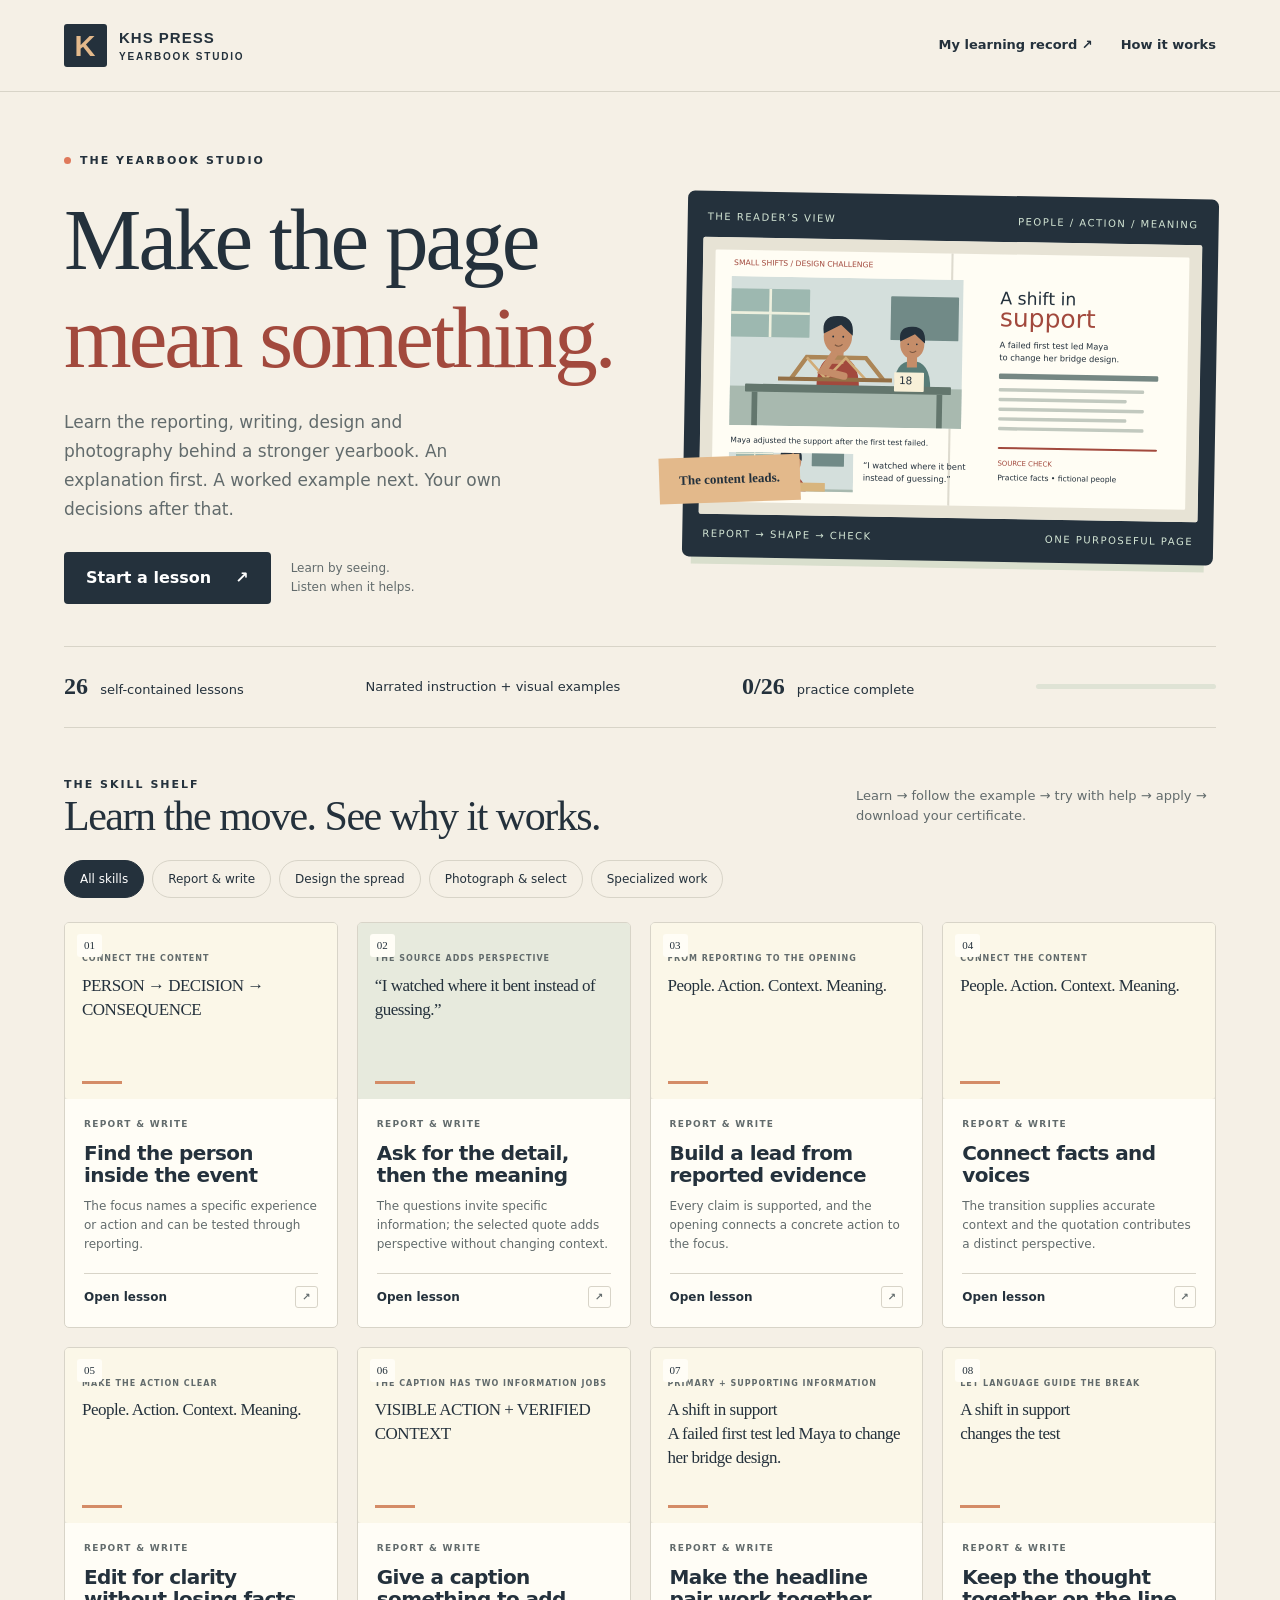
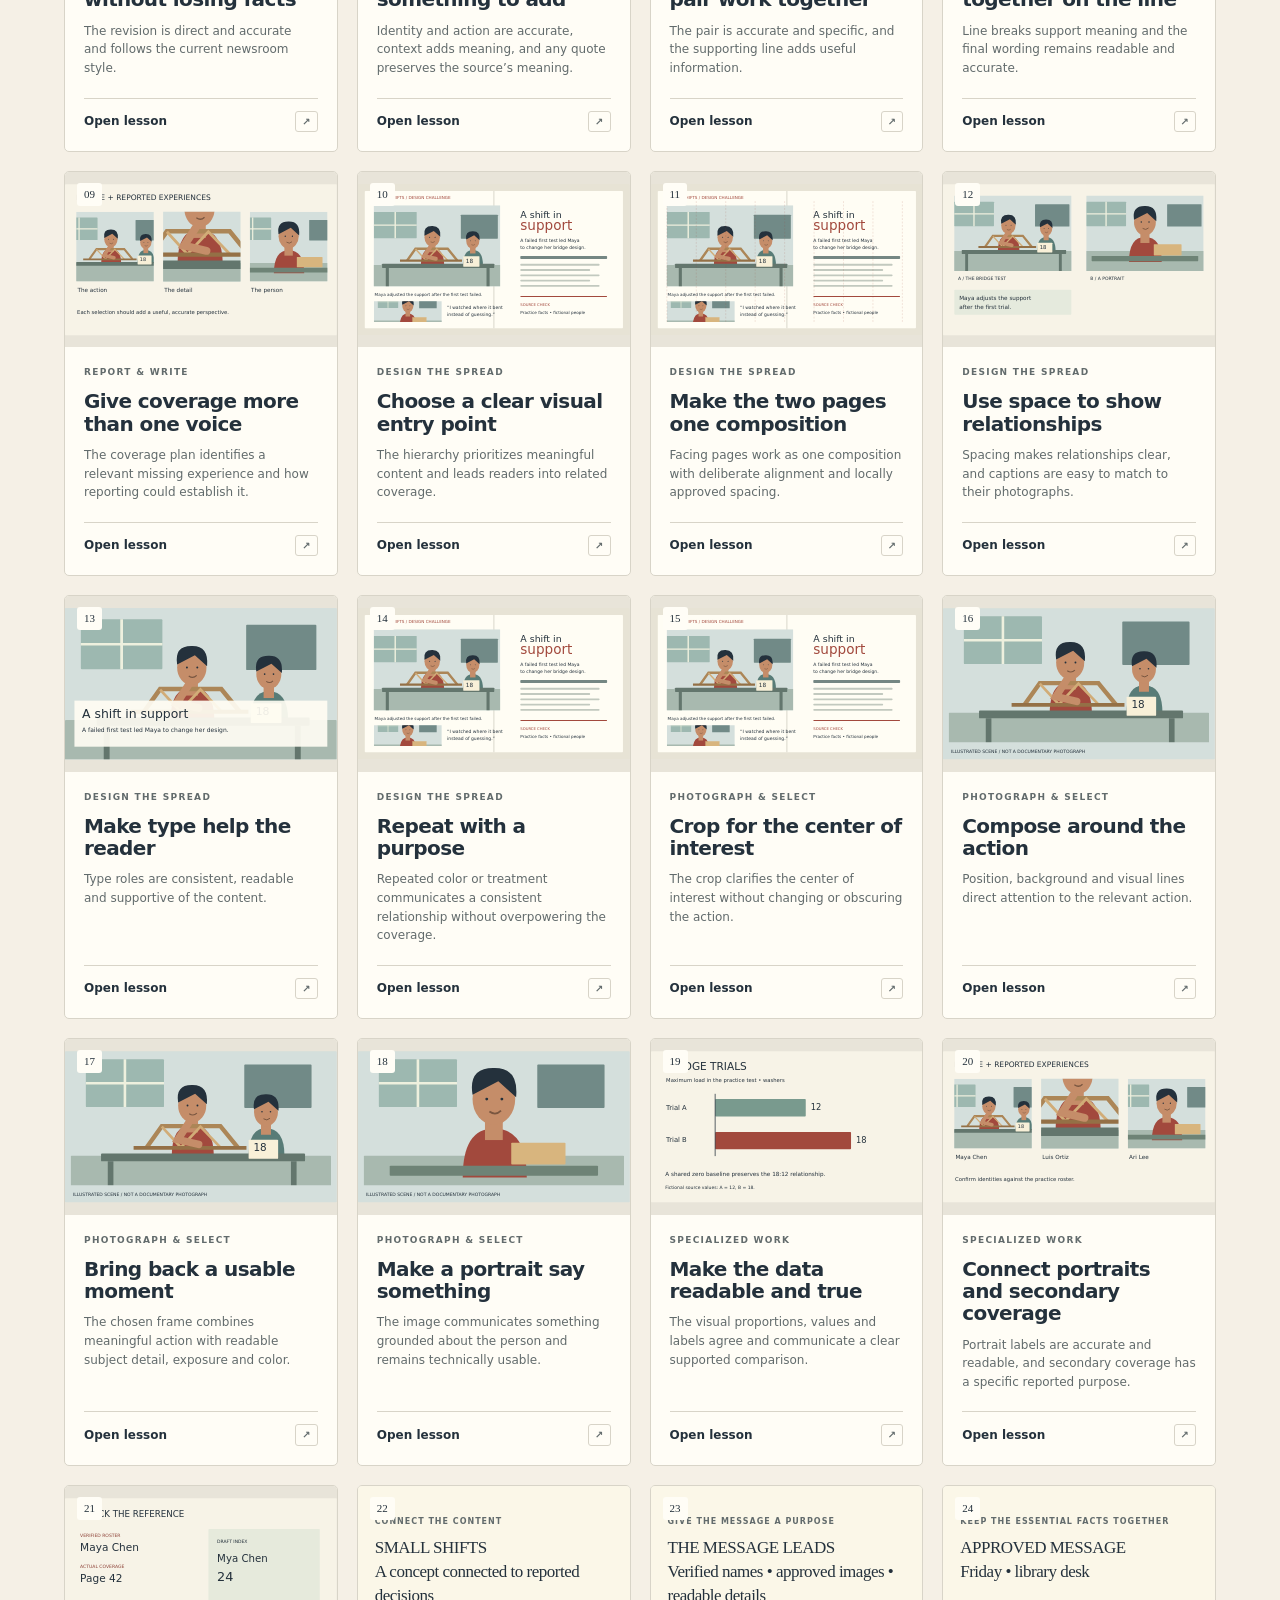
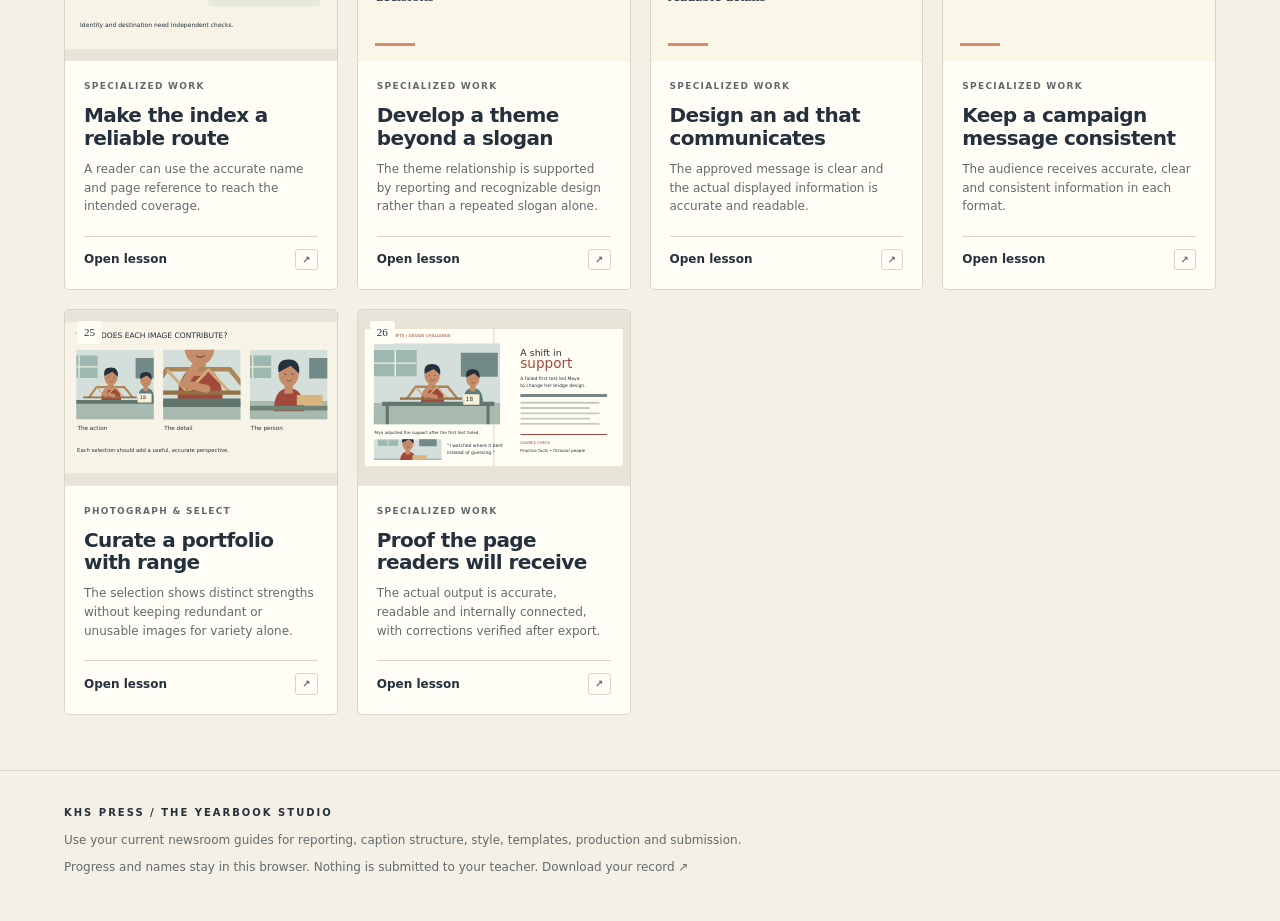
<file: index.html>
<!doctype html><html lang="en"><head><meta charset="utf-8"><meta name="viewport" content="width=device-width,initial-scale=1"><meta name="theme-color" content="#24313c"><meta name="description" content="Learn yearbook reporting, writing, design and photography through narrated explanations, visual worked examples and guided practice."><title>Yearbook Studio · KHS Press</title><link rel="stylesheet" href="styles.css"><script src="content.js" defer></script><script src="visuals.js" defer></script><script src="vendor/pdf-lib.min.js" defer></script><script src="certificates.js" defer></script><script src="app.js" defer></script></head><body><a class="skip" href="#main">Skip to lesson</a><header class="topbar"><a class="brand" href="#home" aria-label="KHS Press Yearbook Studio home"><span class="brandmark">K</span><span>KHS PRESS<small>YEARBOOK STUDIO</small></span></a><nav aria-label="Lesson tools"><button id="record-button" class="text-button">My learning record ↗</button><button id="guide-button" class="text-button">How it works</button></nav></header><main id="main"></main><footer><span>KHS PRESS / THE YEARBOOK STUDIO</span><p>Use your current newsroom guides for reporting, caption structure, style, templates, production and submission.</p><p>Progress and names stay in this browser. Nothing is submitted to your teacher. <button class="text-button" id="export-footer">Download your record ↗</button></p></footer><dialog id="info-dialog"><button class="close" aria-label="Close dialog">×</button><div id="dialog-content"></div></dialog><div id="status" role="status" class="sr-only"></div></body></html>
</file>
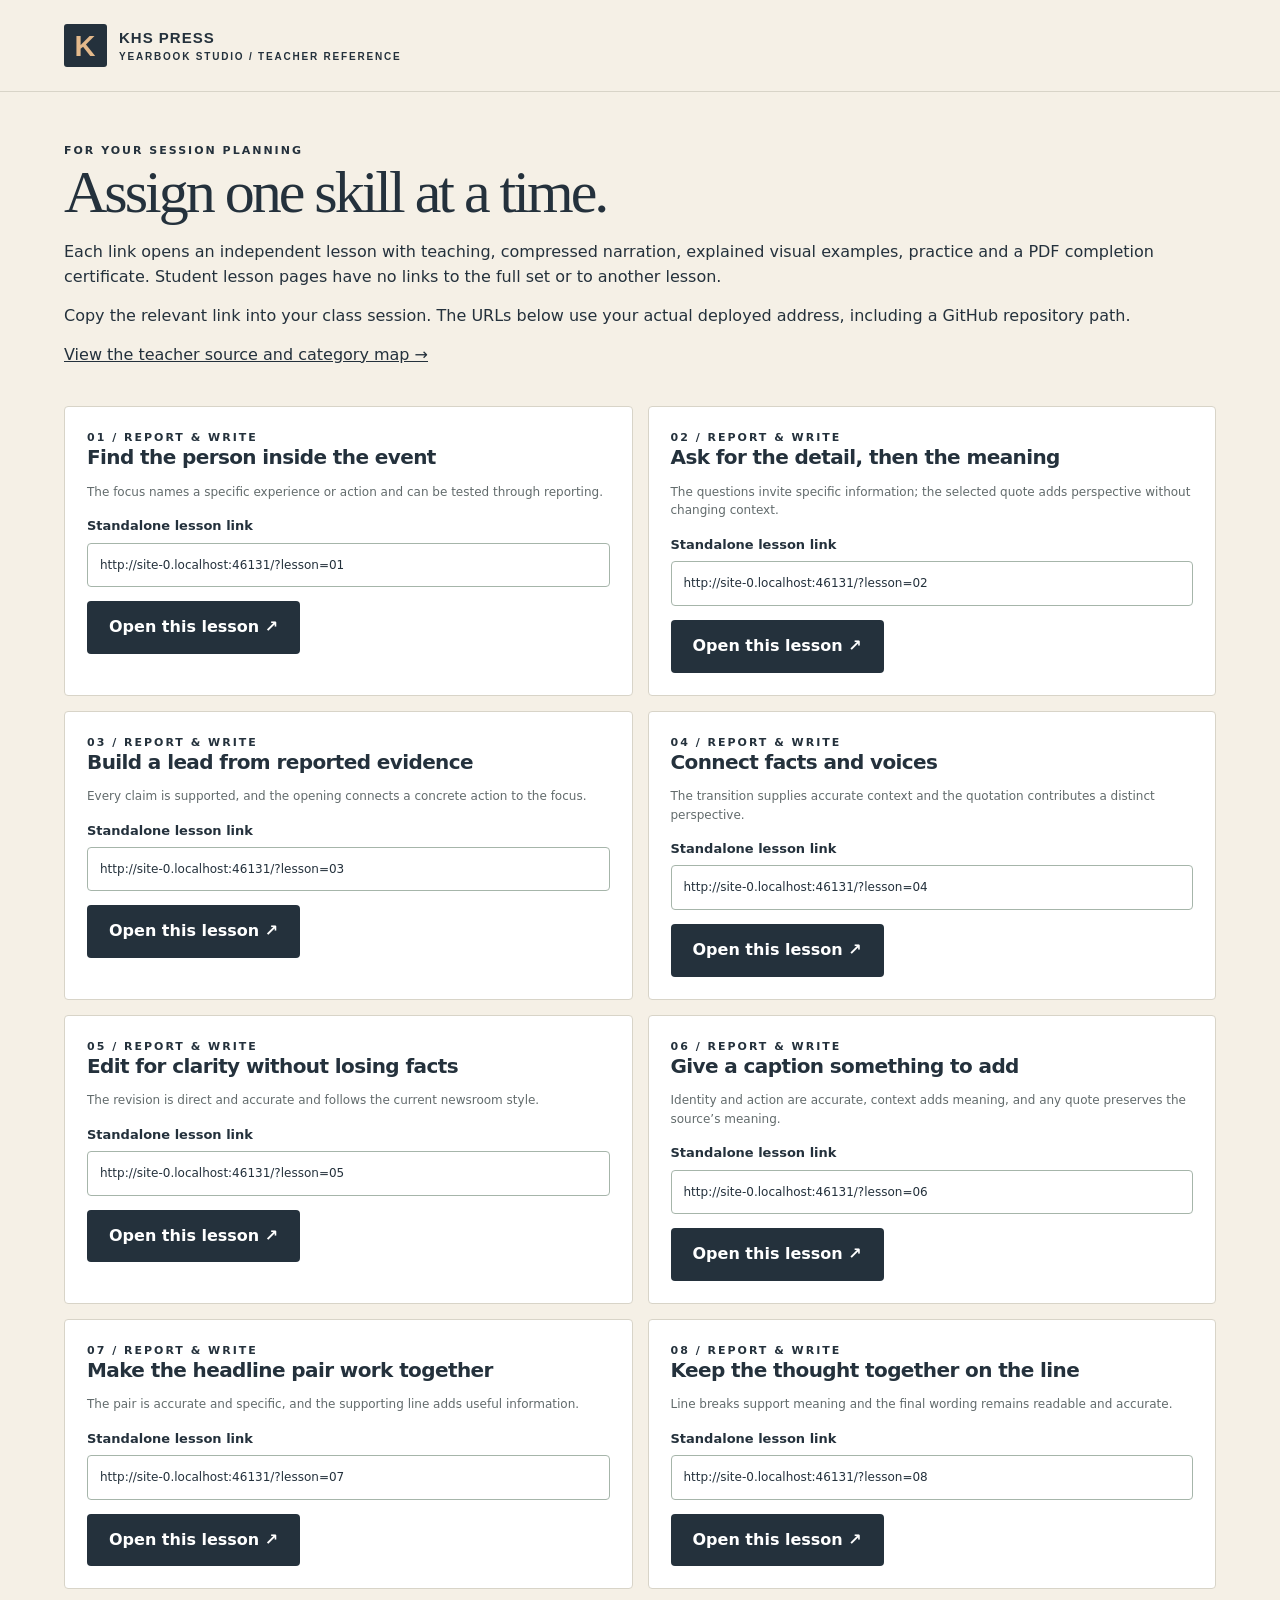
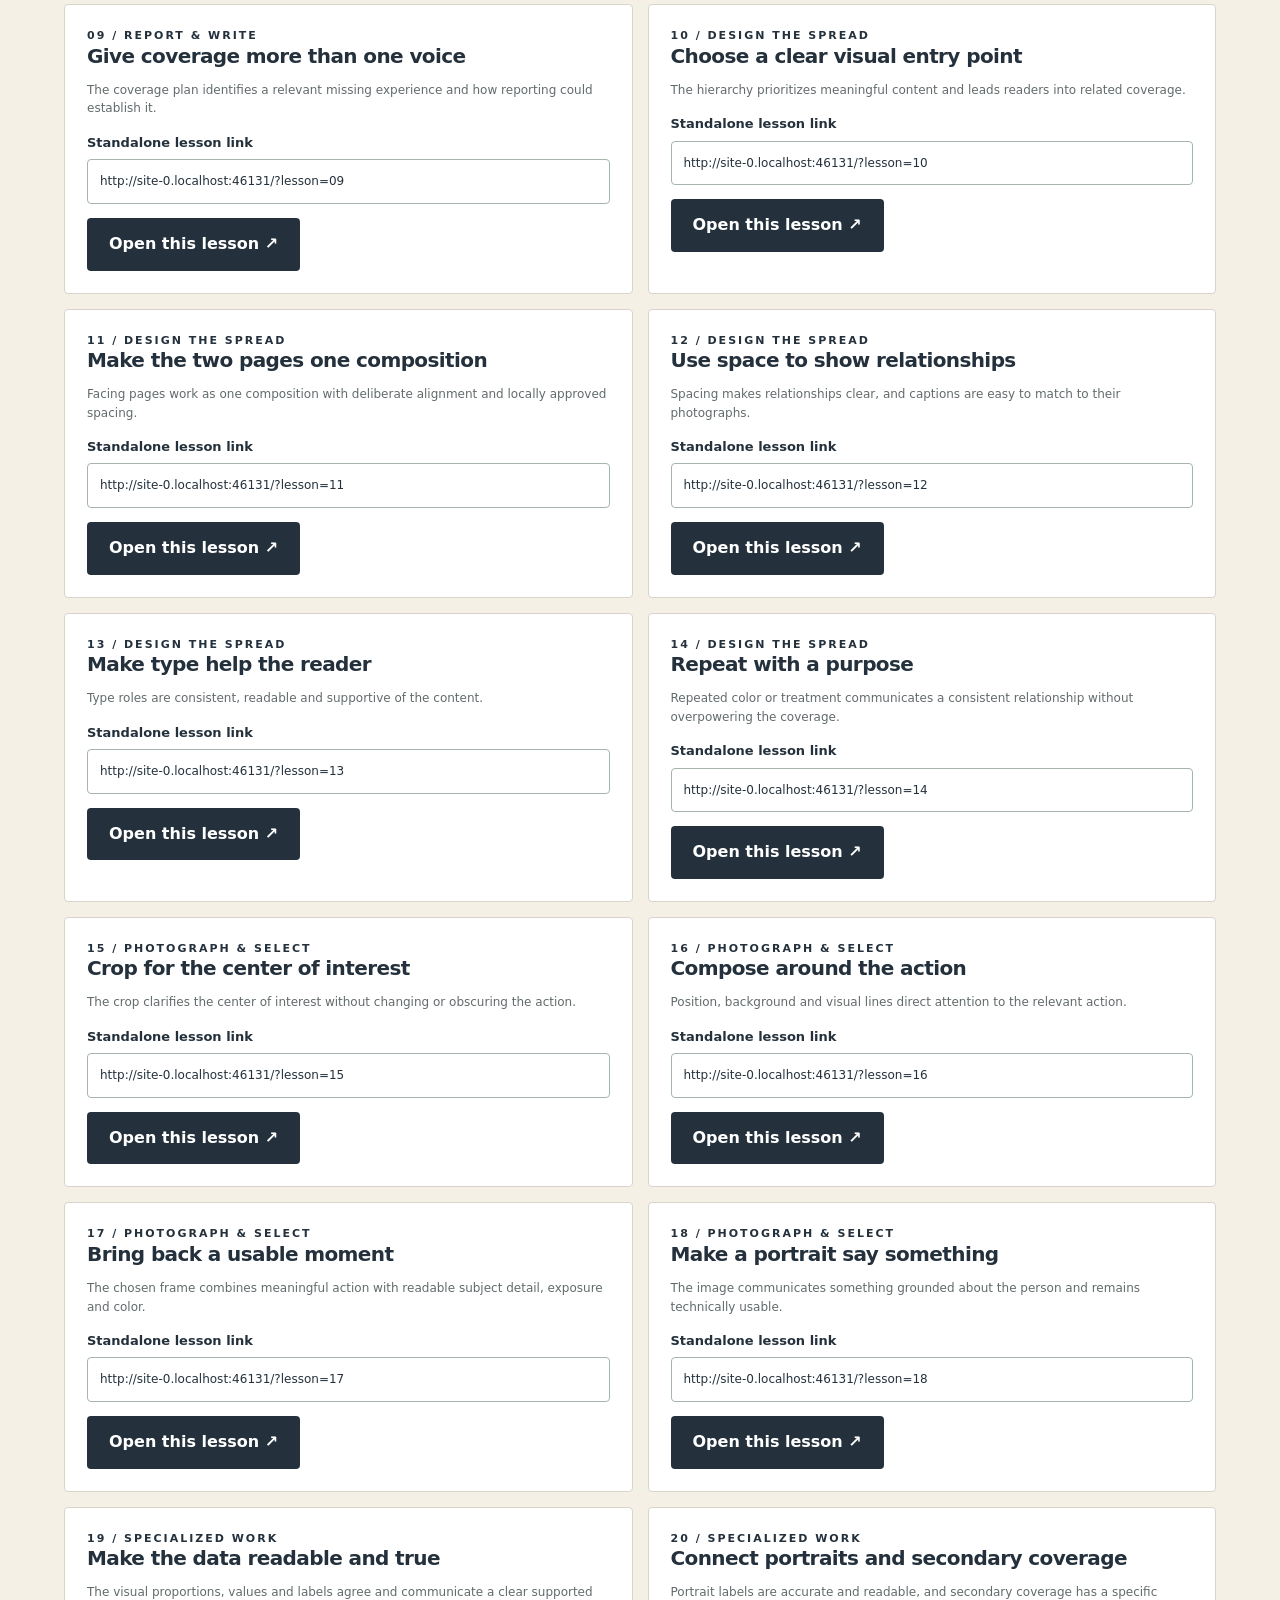
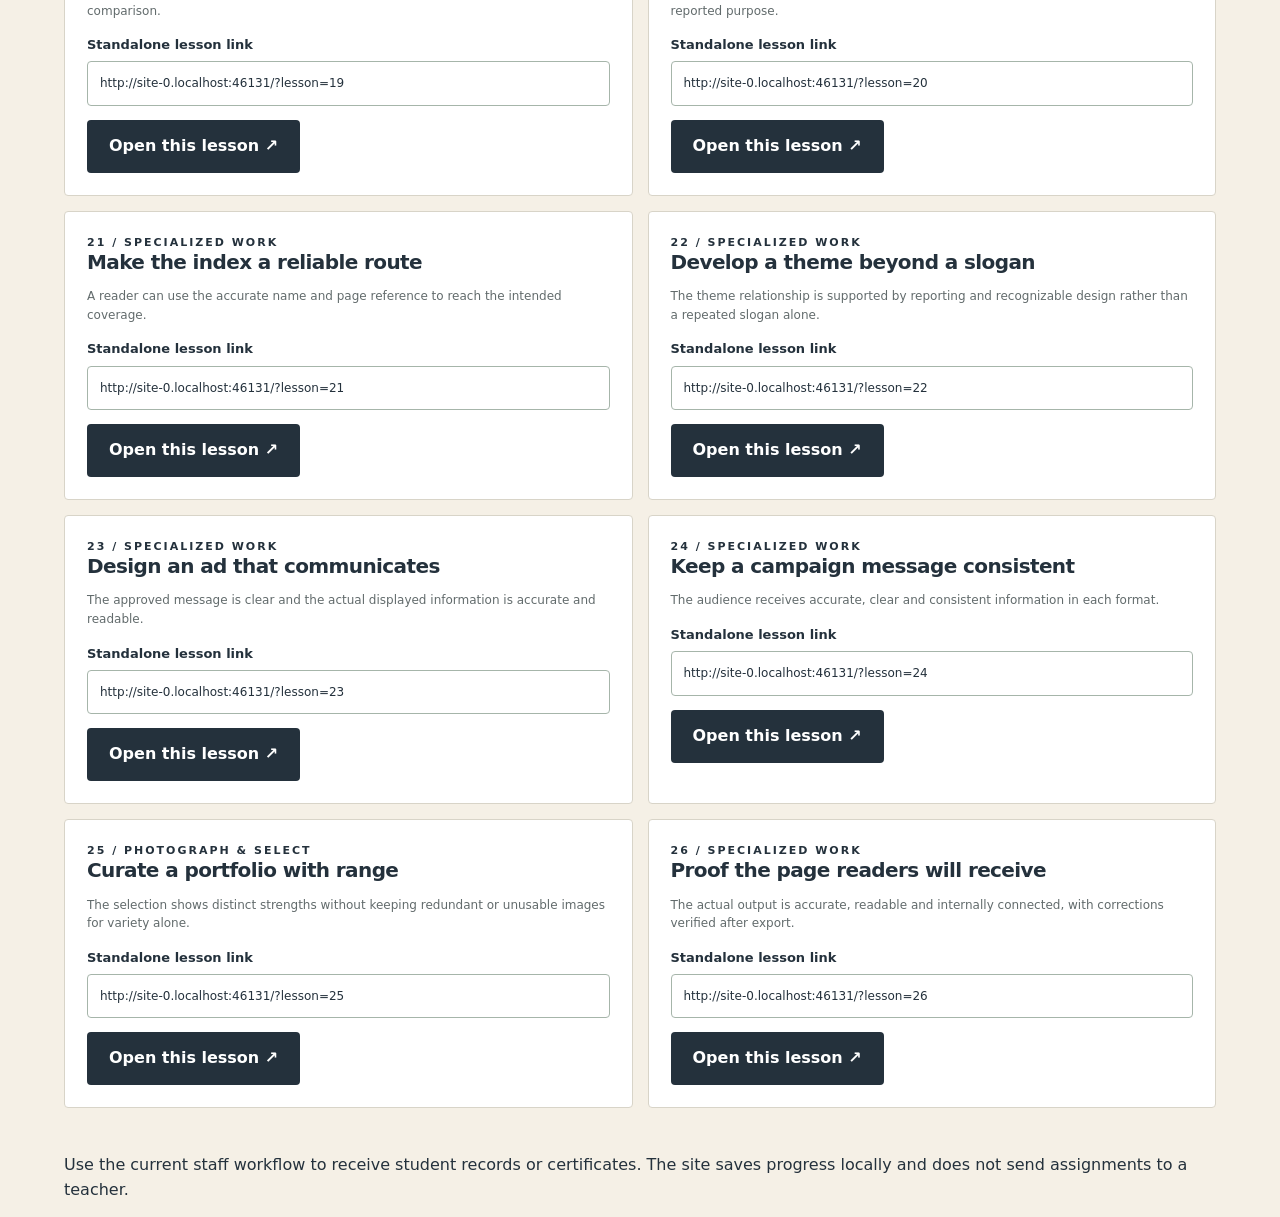
<file: assignments.html>
<!doctype html><html lang="en"><head><meta charset="utf-8"><meta name="viewport" content="width=device-width,initial-scale=1"><title>Assignment Links · Yearbook Studio</title><link rel="stylesheet" href="styles.css"></head><body><header class="topbar"><span class="brand"><span class="brandmark">K</span><span>KHS PRESS<small>YEARBOOK STUDIO / TEACHER REFERENCE</small></span></span></header><main><section style="padding:50px 0 25px"><div class="eyebrow">FOR YOUR SESSION PLANNING</div><h1 style="font-size:clamp(36px,5vw,60px)">Assign one skill at a time.</h1><p>Each link opens an independent lesson with teaching, compressed narration, explained visual examples, practice and a PDF completion certificate. Student lesson pages have no links to the full set or to another lesson.</p><p>Copy the relevant link into your class session. The URLs below use your actual deployed address, including a GitHub repository path.</p><p><a href="teacher-reference.html">View the teacher source and category map →</a></p></section><section class="teacher-links"><article class="teacher-link"><div class="eyebrow">01 / Report &amp; write</div><h3>Find the person inside the event</h3><p>The focus names a specific experience or action and can be tested through reporting.</p><label for="url-01">Standalone lesson link</label><input type="text" id="url-01" data-id="01" readonly><a class="primary" href="./?lesson=01">Open this lesson ↗</a></article><article class="teacher-link"><div class="eyebrow">02 / Report &amp; write</div><h3>Ask for the detail, then the meaning</h3><p>The questions invite specific information; the selected quote adds perspective without changing context.</p><label for="url-02">Standalone lesson link</label><input type="text" id="url-02" data-id="02" readonly><a class="primary" href="./?lesson=02">Open this lesson ↗</a></article><article class="teacher-link"><div class="eyebrow">03 / Report &amp; write</div><h3>Build a lead from reported evidence</h3><p>Every claim is supported, and the opening connects a concrete action to the focus.</p><label for="url-03">Standalone lesson link</label><input type="text" id="url-03" data-id="03" readonly><a class="primary" href="./?lesson=03">Open this lesson ↗</a></article><article class="teacher-link"><div class="eyebrow">04 / Report &amp; write</div><h3>Connect facts and voices</h3><p>The transition supplies accurate context and the quotation contributes a distinct perspective.</p><label for="url-04">Standalone lesson link</label><input type="text" id="url-04" data-id="04" readonly><a class="primary" href="./?lesson=04">Open this lesson ↗</a></article><article class="teacher-link"><div class="eyebrow">05 / Report &amp; write</div><h3>Edit for clarity without losing facts</h3><p>The revision is direct and accurate and follows the current newsroom style.</p><label for="url-05">Standalone lesson link</label><input type="text" id="url-05" data-id="05" readonly><a class="primary" href="./?lesson=05">Open this lesson ↗</a></article><article class="teacher-link"><div class="eyebrow">06 / Report &amp; write</div><h3>Give a caption something to add</h3><p>Identity and action are accurate, context adds meaning, and any quote preserves the source’s meaning.</p><label for="url-06">Standalone lesson link</label><input type="text" id="url-06" data-id="06" readonly><a class="primary" href="./?lesson=06">Open this lesson ↗</a></article><article class="teacher-link"><div class="eyebrow">07 / Report &amp; write</div><h3>Make the headline pair work together</h3><p>The pair is accurate and specific, and the supporting line adds useful information.</p><label for="url-07">Standalone lesson link</label><input type="text" id="url-07" data-id="07" readonly><a class="primary" href="./?lesson=07">Open this lesson ↗</a></article><article class="teacher-link"><div class="eyebrow">08 / Report &amp; write</div><h3>Keep the thought together on the line</h3><p>Line breaks support meaning and the final wording remains readable and accurate.</p><label for="url-08">Standalone lesson link</label><input type="text" id="url-08" data-id="08" readonly><a class="primary" href="./?lesson=08">Open this lesson ↗</a></article><article class="teacher-link"><div class="eyebrow">09 / Report &amp; write</div><h3>Give coverage more than one voice</h3><p>The coverage plan identifies a relevant missing experience and how reporting could establish it.</p><label for="url-09">Standalone lesson link</label><input type="text" id="url-09" data-id="09" readonly><a class="primary" href="./?lesson=09">Open this lesson ↗</a></article><article class="teacher-link"><div class="eyebrow">10 / Design the spread</div><h3>Choose a clear visual entry point</h3><p>The hierarchy prioritizes meaningful content and leads readers into related coverage.</p><label for="url-10">Standalone lesson link</label><input type="text" id="url-10" data-id="10" readonly><a class="primary" href="./?lesson=10">Open this lesson ↗</a></article><article class="teacher-link"><div class="eyebrow">11 / Design the spread</div><h3>Make the two pages one composition</h3><p>Facing pages work as one composition with deliberate alignment and locally approved spacing.</p><label for="url-11">Standalone lesson link</label><input type="text" id="url-11" data-id="11" readonly><a class="primary" href="./?lesson=11">Open this lesson ↗</a></article><article class="teacher-link"><div class="eyebrow">12 / Design the spread</div><h3>Use space to show relationships</h3><p>Spacing makes relationships clear, and captions are easy to match to their photographs.</p><label for="url-12">Standalone lesson link</label><input type="text" id="url-12" data-id="12" readonly><a class="primary" href="./?lesson=12">Open this lesson ↗</a></article><article class="teacher-link"><div class="eyebrow">13 / Design the spread</div><h3>Make type help the reader</h3><p>Type roles are consistent, readable and supportive of the content.</p><label for="url-13">Standalone lesson link</label><input type="text" id="url-13" data-id="13" readonly><a class="primary" href="./?lesson=13">Open this lesson ↗</a></article><article class="teacher-link"><div class="eyebrow">14 / Design the spread</div><h3>Repeat with a purpose</h3><p>Repeated color or treatment communicates a consistent relationship without overpowering the coverage.</p><label for="url-14">Standalone lesson link</label><input type="text" id="url-14" data-id="14" readonly><a class="primary" href="./?lesson=14">Open this lesson ↗</a></article><article class="teacher-link"><div class="eyebrow">15 / Photograph &amp; select</div><h3>Crop for the center of interest</h3><p>The crop clarifies the center of interest without changing or obscuring the action.</p><label for="url-15">Standalone lesson link</label><input type="text" id="url-15" data-id="15" readonly><a class="primary" href="./?lesson=15">Open this lesson ↗</a></article><article class="teacher-link"><div class="eyebrow">16 / Photograph &amp; select</div><h3>Compose around the action</h3><p>Position, background and visual lines direct attention to the relevant action.</p><label for="url-16">Standalone lesson link</label><input type="text" id="url-16" data-id="16" readonly><a class="primary" href="./?lesson=16">Open this lesson ↗</a></article><article class="teacher-link"><div class="eyebrow">17 / Photograph &amp; select</div><h3>Bring back a usable moment</h3><p>The chosen frame combines meaningful action with readable subject detail, exposure and color.</p><label for="url-17">Standalone lesson link</label><input type="text" id="url-17" data-id="17" readonly><a class="primary" href="./?lesson=17">Open this lesson ↗</a></article><article class="teacher-link"><div class="eyebrow">18 / Photograph &amp; select</div><h3>Make a portrait say something</h3><p>The image communicates something grounded about the person and remains technically usable.</p><label for="url-18">Standalone lesson link</label><input type="text" id="url-18" data-id="18" readonly><a class="primary" href="./?lesson=18">Open this lesson ↗</a></article><article class="teacher-link"><div class="eyebrow">19 / Specialized work</div><h3>Make the data readable and true</h3><p>The visual proportions, values and labels agree and communicate a clear supported comparison.</p><label for="url-19">Standalone lesson link</label><input type="text" id="url-19" data-id="19" readonly><a class="primary" href="./?lesson=19">Open this lesson ↗</a></article><article class="teacher-link"><div class="eyebrow">20 / Specialized work</div><h3>Connect portraits and secondary coverage</h3><p>Portrait labels are accurate and readable, and secondary coverage has a specific reported purpose.</p><label for="url-20">Standalone lesson link</label><input type="text" id="url-20" data-id="20" readonly><a class="primary" href="./?lesson=20">Open this lesson ↗</a></article><article class="teacher-link"><div class="eyebrow">21 / Specialized work</div><h3>Make the index a reliable route</h3><p>A reader can use the accurate name and page reference to reach the intended coverage.</p><label for="url-21">Standalone lesson link</label><input type="text" id="url-21" data-id="21" readonly><a class="primary" href="./?lesson=21">Open this lesson ↗</a></article><article class="teacher-link"><div class="eyebrow">22 / Specialized work</div><h3>Develop a theme beyond a slogan</h3><p>The theme relationship is supported by reporting and recognizable design rather than a repeated slogan alone.</p><label for="url-22">Standalone lesson link</label><input type="text" id="url-22" data-id="22" readonly><a class="primary" href="./?lesson=22">Open this lesson ↗</a></article><article class="teacher-link"><div class="eyebrow">23 / Specialized work</div><h3>Design an ad that communicates</h3><p>The approved message is clear and the actual displayed information is accurate and readable.</p><label for="url-23">Standalone lesson link</label><input type="text" id="url-23" data-id="23" readonly><a class="primary" href="./?lesson=23">Open this lesson ↗</a></article><article class="teacher-link"><div class="eyebrow">24 / Specialized work</div><h3>Keep a campaign message consistent</h3><p>The audience receives accurate, clear and consistent information in each format.</p><label for="url-24">Standalone lesson link</label><input type="text" id="url-24" data-id="24" readonly><a class="primary" href="./?lesson=24">Open this lesson ↗</a></article><article class="teacher-link"><div class="eyebrow">25 / Photograph &amp; select</div><h3>Curate a portfolio with range</h3><p>The selection shows distinct strengths without keeping redundant or unusable images for variety alone.</p><label for="url-25">Standalone lesson link</label><input type="text" id="url-25" data-id="25" readonly><a class="primary" href="./?lesson=25">Open this lesson ↗</a></article><article class="teacher-link"><div class="eyebrow">26 / Specialized work</div><h3>Proof the page readers will receive</h3><p>The actual output is accurate, readable and internally connected, with corrections verified after export.</p><label for="url-26">Standalone lesson link</label><input type="text" id="url-26" data-id="26" readonly><a class="primary" href="./?lesson=26">Open this lesson ↗</a></article></section><p>Use the current staff workflow to receive student records or certificates. The site saves progress locally and does not send assignments to a teacher.</p></main><script>document.querySelectorAll('[data-id]').forEach(el=>{el.value=new URL('./?lesson='+el.dataset.id,location.href).href;el.onfocus=()=>el.select();});</script></body></html>
</file>
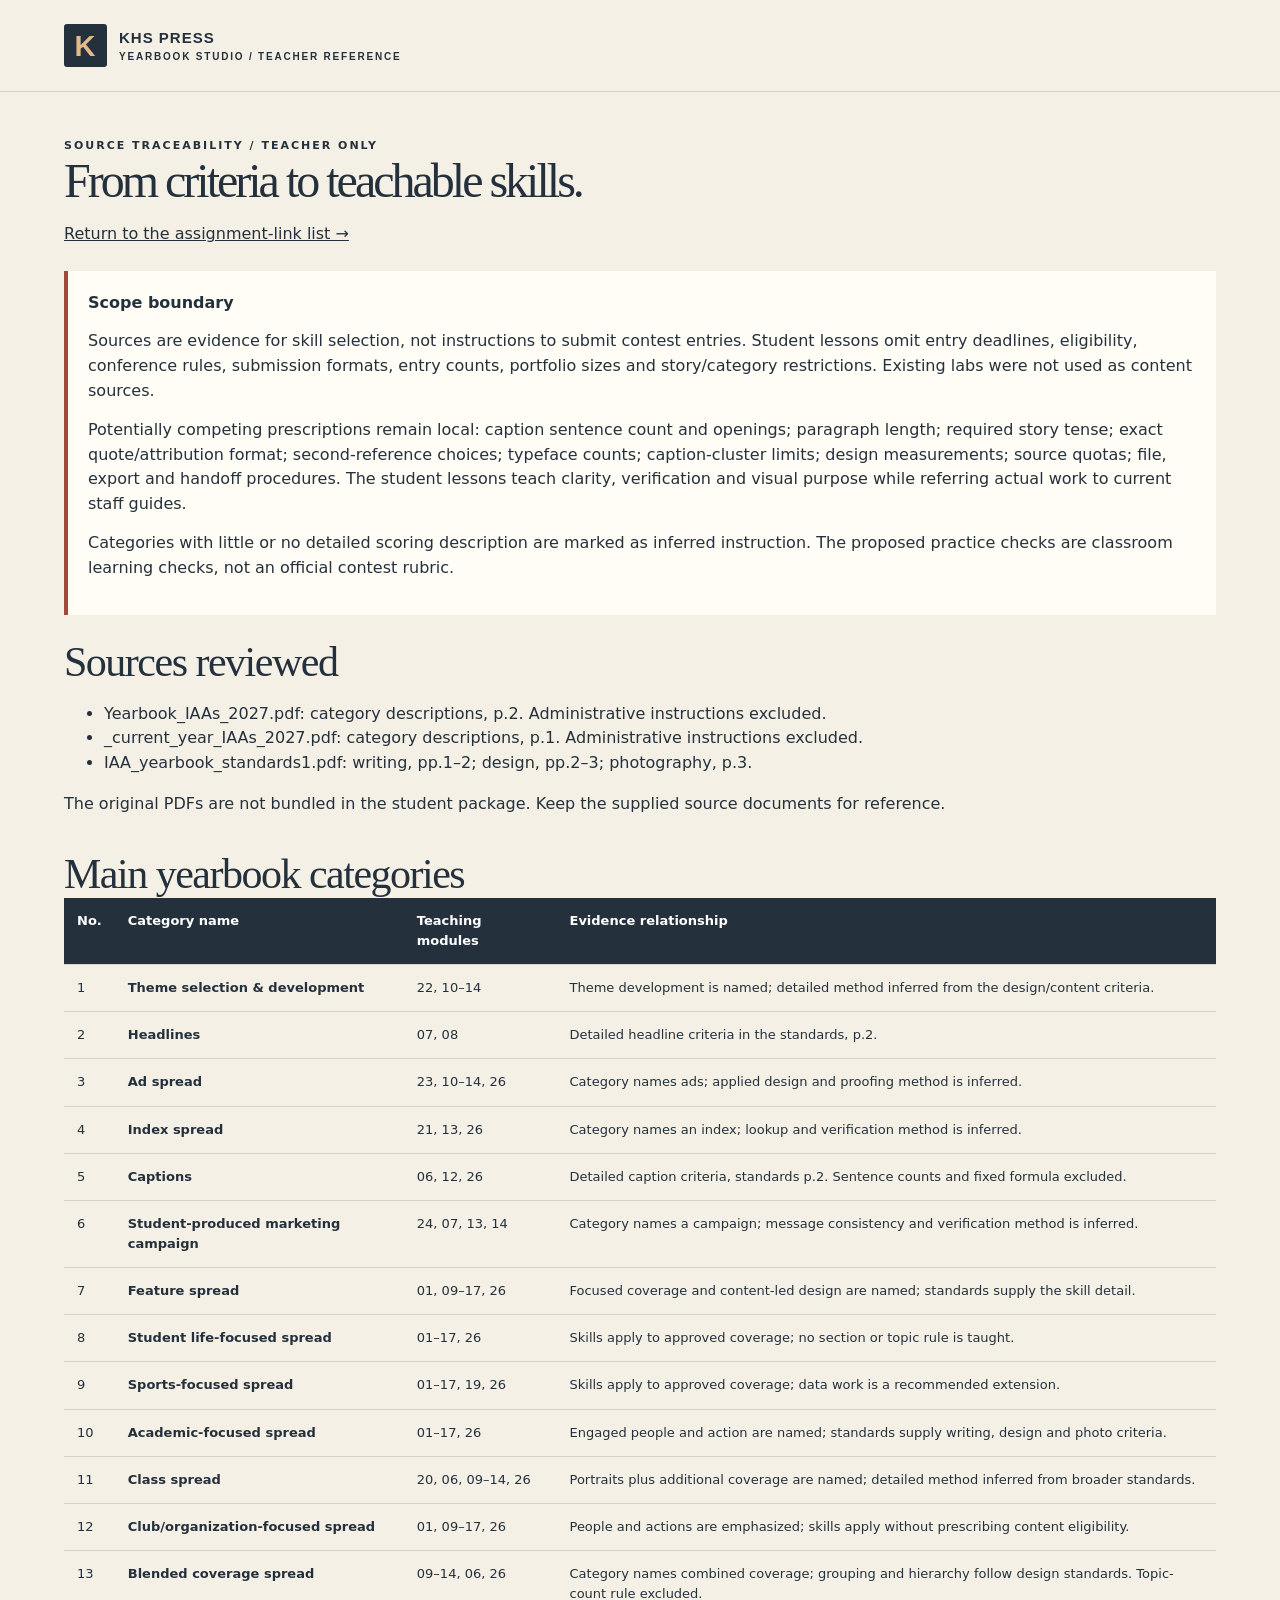
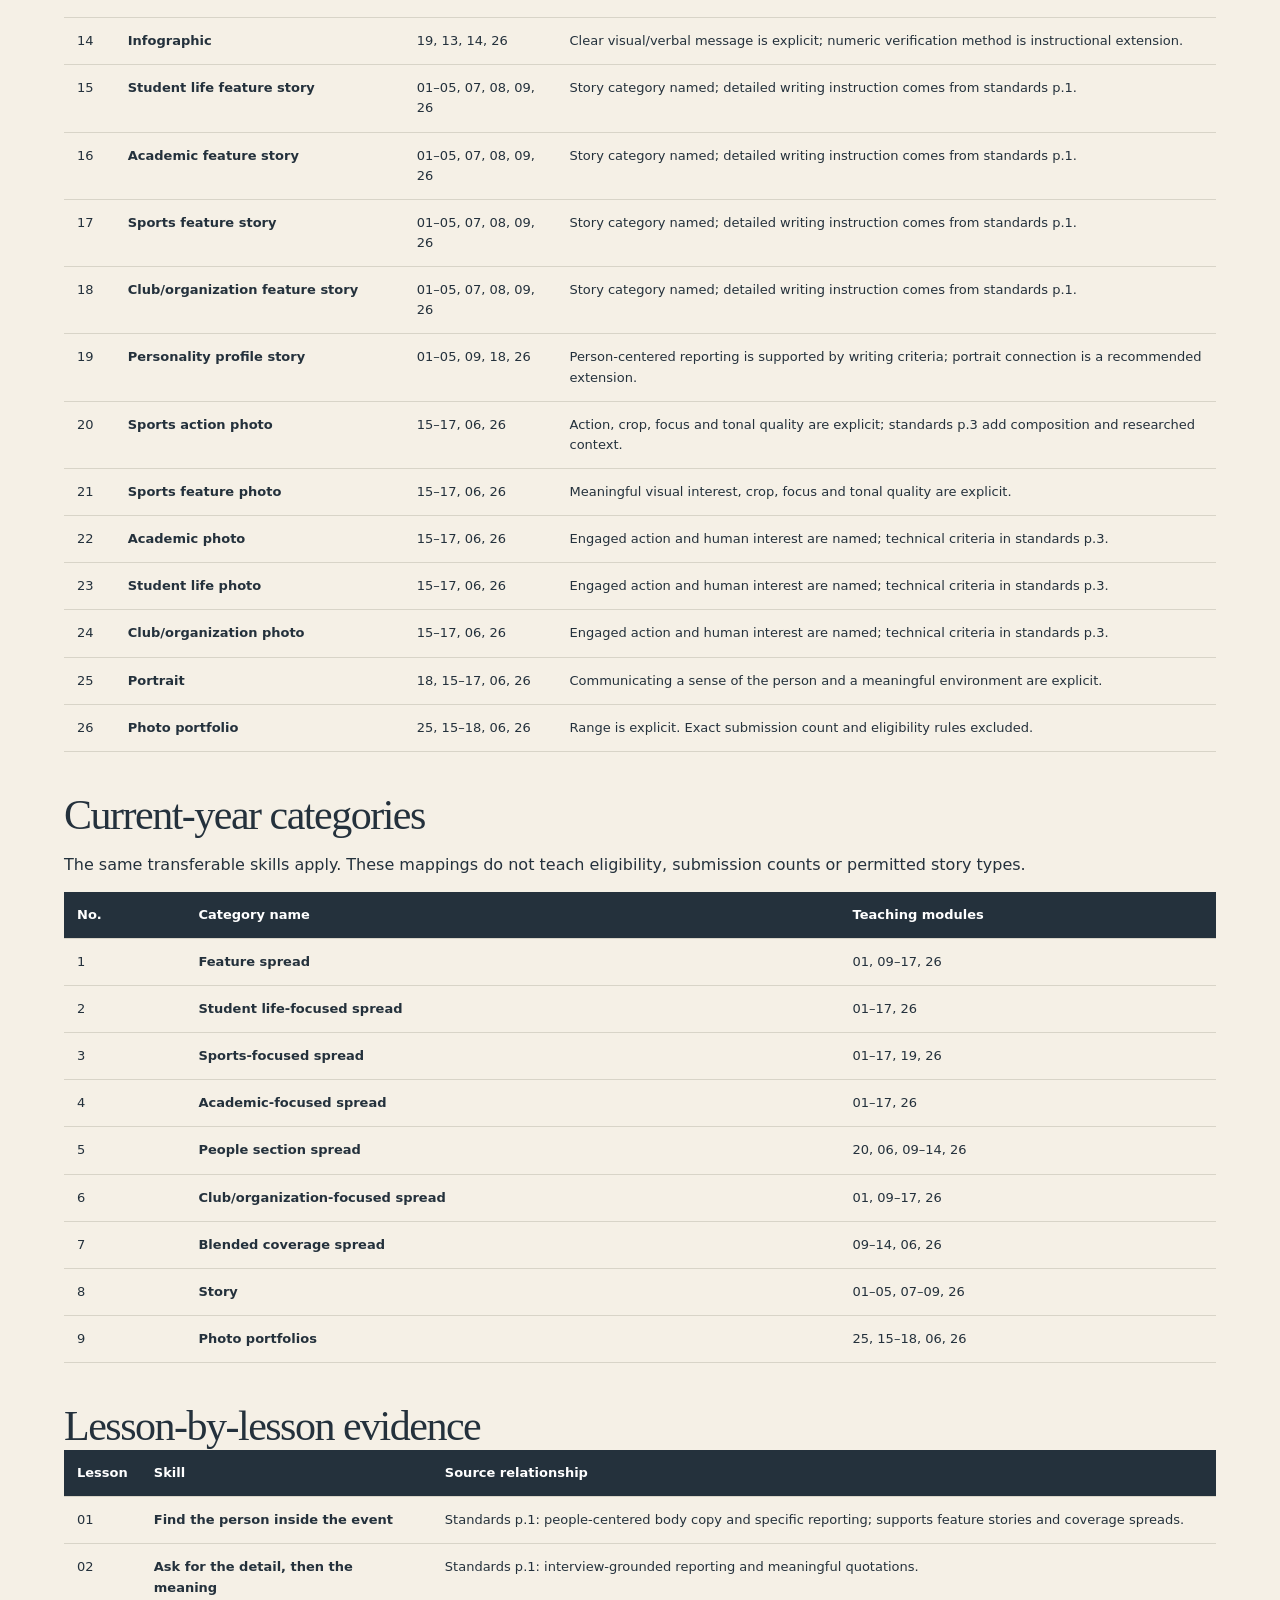
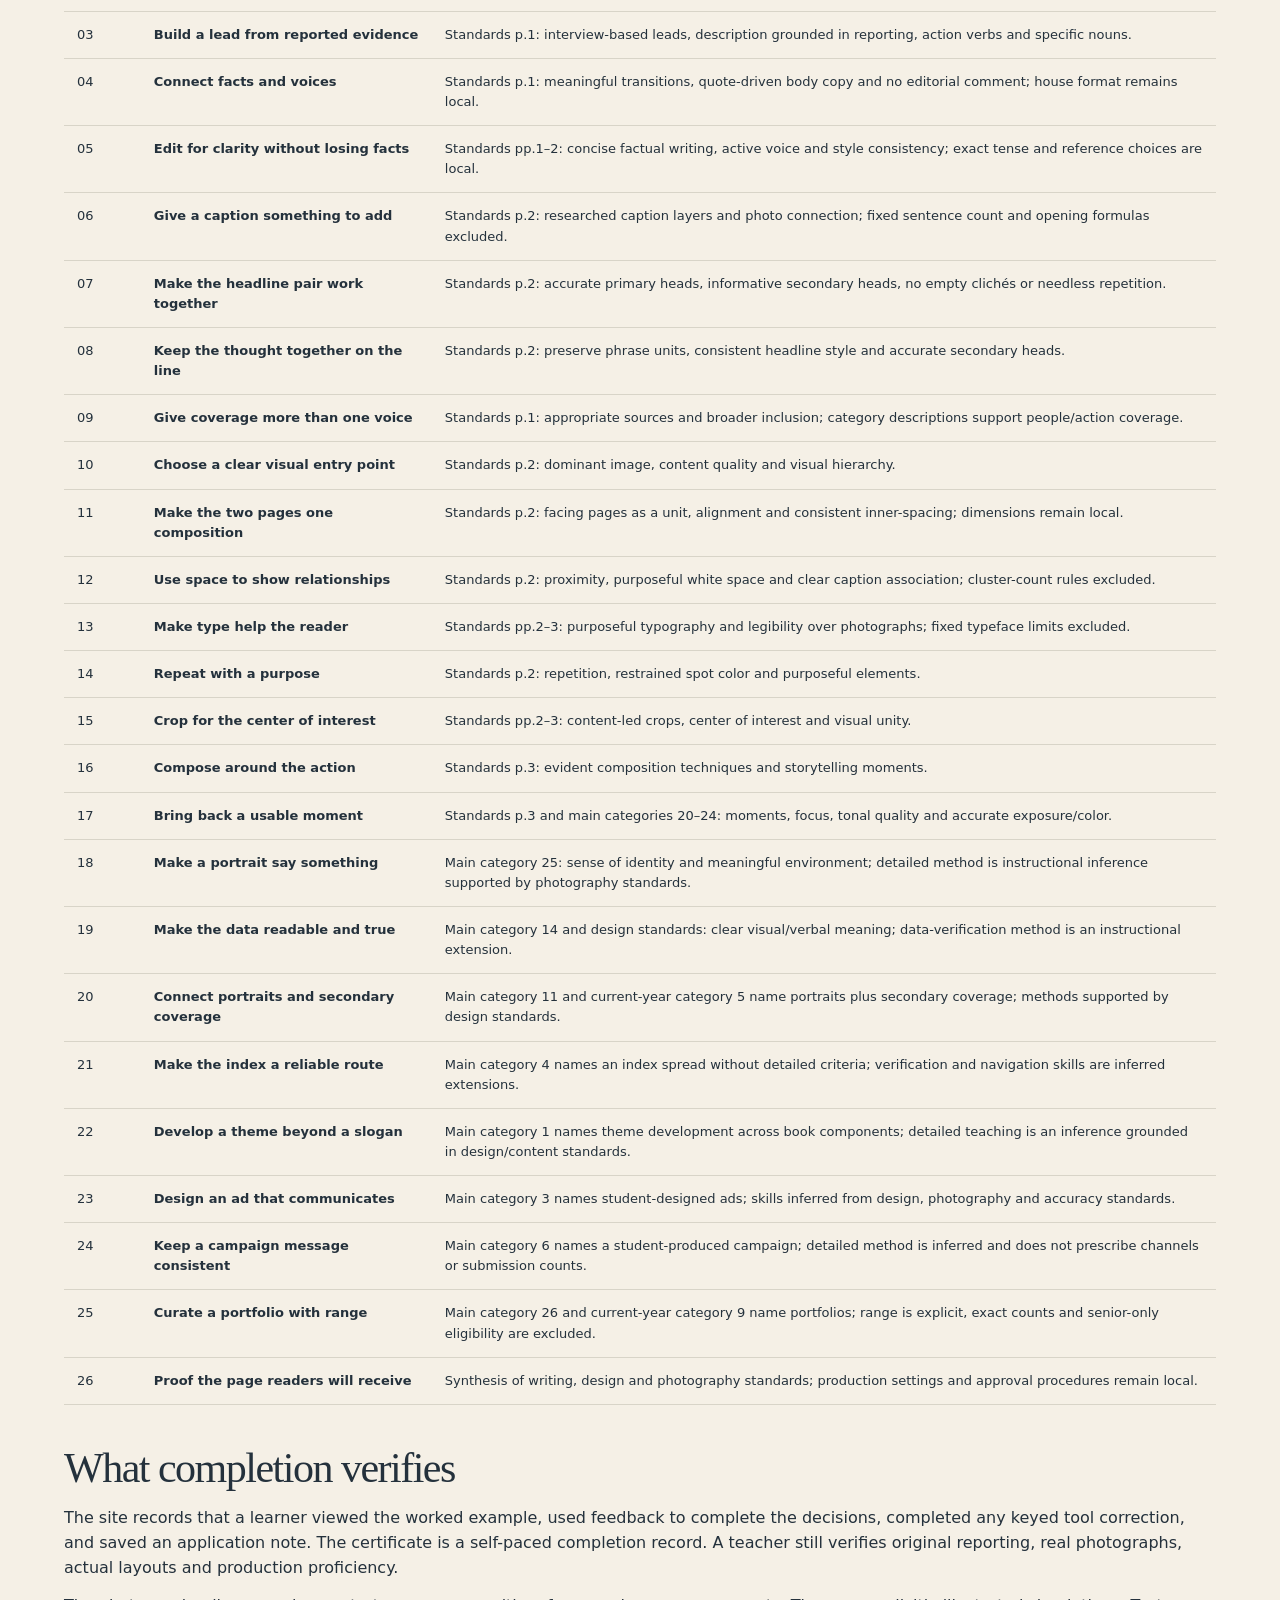
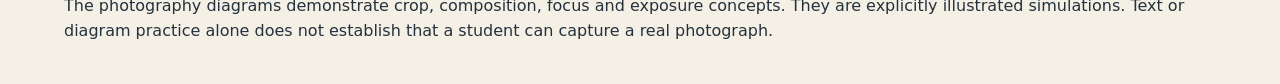
<file: teacher-reference.html>
<!doctype html><html lang="en"><head><meta charset="utf-8"><meta name="viewport" content="width=device-width,initial-scale=1"><title>Teacher Source Map · Yearbook Studio</title><link rel="stylesheet" href="styles.css"></head><body><header class="topbar"><span class="brand"><span class="brandmark">K</span><span>KHS PRESS<small>YEARBOOK STUDIO / TEACHER REFERENCE</small></span></span></header><main><section style="padding:45px 0 20px"><div class="eyebrow">SOURCE TRACEABILITY / TEACHER ONLY</div><h1 style="font-size:48px">From criteria to teachable skills.</h1><p><a href="assignments.html">Return to the assignment-link list →</a></p><div class="teacher-note"><strong>Scope boundary</strong><p>Sources are evidence for skill selection, not instructions to submit contest entries. Student lessons omit entry deadlines, eligibility, conference rules, submission formats, entry counts, portfolio sizes and story/category restrictions. Existing labs were not used as content sources.</p><p>Potentially competing prescriptions remain local: caption sentence count and openings; paragraph length; required story tense; exact quote/attribution format; second-reference choices; typeface counts; caption-cluster limits; design measurements; source quotas; file, export and handoff procedures. The student lessons teach clarity, verification and visual purpose while referring actual work to current staff guides.</p><p>Categories with little or no detailed scoring description are marked as inferred instruction. The proposed practice checks are classroom learning checks, not an official contest rubric.</p></div><h2>Sources reviewed</h2><ul><li>Yearbook_IAAs_2027.pdf: category descriptions, p.2. Administrative instructions excluded.</li><li>_current_year_IAAs_2027.pdf: category descriptions, p.1. Administrative instructions excluded.</li><li>IAA_yearbook_standards1.pdf: writing, pp.1–2; design, pp.2–3; photography, p.3.</li></ul><p>The original PDFs are not bundled in the student package. Keep the supplied source documents for reference.</p></section><section><h2>Main yearbook categories</h2><div class="table-wrap"><table class="teacher-table"><thead><tr><th>No.</th><th>Category name</th><th>Teaching modules</th><th>Evidence relationship</th></tr></thead><tbody><tr><td>1</td><th>Theme selection &amp; development</th><td>22, 10–14</td><td>Theme development is named; detailed method inferred from the design/content criteria.</td></tr><tr><td>2</td><th>Headlines</th><td>07, 08</td><td>Detailed headline criteria in the standards, p.2.</td></tr><tr><td>3</td><th>Ad spread</th><td>23, 10–14, 26</td><td>Category names ads; applied design and proofing method is inferred.</td></tr><tr><td>4</td><th>Index spread</th><td>21, 13, 26</td><td>Category names an index; lookup and verification method is inferred.</td></tr><tr><td>5</td><th>Captions</th><td>06, 12, 26</td><td>Detailed caption criteria, standards p.2. Sentence counts and fixed formula excluded.</td></tr><tr><td>6</td><th>Student-produced marketing campaign</th><td>24, 07, 13, 14</td><td>Category names a campaign; message consistency and verification method is inferred.</td></tr><tr><td>7</td><th>Feature spread</th><td>01, 09–17, 26</td><td>Focused coverage and content-led design are named; standards supply the skill detail.</td></tr><tr><td>8</td><th>Student life-focused spread</th><td>01–17, 26</td><td>Skills apply to approved coverage; no section or topic rule is taught.</td></tr><tr><td>9</td><th>Sports-focused spread</th><td>01–17, 19, 26</td><td>Skills apply to approved coverage; data work is a recommended extension.</td></tr><tr><td>10</td><th>Academic-focused spread</th><td>01–17, 26</td><td>Engaged people and action are named; standards supply writing, design and photo criteria.</td></tr><tr><td>11</td><th>Class spread</th><td>20, 06, 09–14, 26</td><td>Portraits plus additional coverage are named; detailed method inferred from broader standards.</td></tr><tr><td>12</td><th>Club/organization-focused spread</th><td>01, 09–17, 26</td><td>People and actions are emphasized; skills apply without prescribing content eligibility.</td></tr><tr><td>13</td><th>Blended coverage spread</th><td>09–14, 06, 26</td><td>Category names combined coverage; grouping and hierarchy follow design standards. Topic-count rule excluded.</td></tr><tr><td>14</td><th>Infographic</th><td>19, 13, 14, 26</td><td>Clear visual/verbal message is explicit; numeric verification method is instructional extension.</td></tr><tr><td>15</td><th>Student life feature story</th><td>01–05, 07, 08, 09, 26</td><td>Story category named; detailed writing instruction comes from standards p.1.</td></tr><tr><td>16</td><th>Academic feature story</th><td>01–05, 07, 08, 09, 26</td><td>Story category named; detailed writing instruction comes from standards p.1.</td></tr><tr><td>17</td><th>Sports feature story</th><td>01–05, 07, 08, 09, 26</td><td>Story category named; detailed writing instruction comes from standards p.1.</td></tr><tr><td>18</td><th>Club/organization feature story</th><td>01–05, 07, 08, 09, 26</td><td>Story category named; detailed writing instruction comes from standards p.1.</td></tr><tr><td>19</td><th>Personality profile story</th><td>01–05, 09, 18, 26</td><td>Person-centered reporting is supported by writing criteria; portrait connection is a recommended extension.</td></tr><tr><td>20</td><th>Sports action photo</th><td>15–17, 06, 26</td><td>Action, crop, focus and tonal quality are explicit; standards p.3 add composition and researched context.</td></tr><tr><td>21</td><th>Sports feature photo</th><td>15–17, 06, 26</td><td>Meaningful visual interest, crop, focus and tonal quality are explicit.</td></tr><tr><td>22</td><th>Academic photo</th><td>15–17, 06, 26</td><td>Engaged action and human interest are named; technical criteria in standards p.3.</td></tr><tr><td>23</td><th>Student life photo</th><td>15–17, 06, 26</td><td>Engaged action and human interest are named; technical criteria in standards p.3.</td></tr><tr><td>24</td><th>Club/organization photo</th><td>15–17, 06, 26</td><td>Engaged action and human interest are named; technical criteria in standards p.3.</td></tr><tr><td>25</td><th>Portrait</th><td>18, 15–17, 06, 26</td><td>Communicating a sense of the person and a meaningful environment are explicit.</td></tr><tr><td>26</td><th>Photo portfolio</th><td>25, 15–18, 06, 26</td><td>Range is explicit. Exact submission count and eligibility rules excluded.</td></tr></tbody></table></div></section><section style="margin:40px 0"><h2>Current-year categories</h2><p>The same transferable skills apply. These mappings do not teach eligibility, submission counts or permitted story types.</p><div class="table-wrap"><table class="teacher-table"><thead><tr><th>No.</th><th>Category name</th><th>Teaching modules</th></tr></thead><tbody><tr><td>1</td><th>Feature spread</th><td>01, 09–17, 26</td></tr><tr><td>2</td><th>Student life-focused spread</th><td>01–17, 26</td></tr><tr><td>3</td><th>Sports-focused spread</th><td>01–17, 19, 26</td></tr><tr><td>4</td><th>Academic-focused spread</th><td>01–17, 26</td></tr><tr><td>5</td><th>People section spread</th><td>20, 06, 09–14, 26</td></tr><tr><td>6</td><th>Club/organization-focused spread</th><td>01, 09–17, 26</td></tr><tr><td>7</td><th>Blended coverage spread</th><td>09–14, 06, 26</td></tr><tr><td>8</td><th>Story</th><td>01–05, 07–09, 26</td></tr><tr><td>9</td><th>Photo portfolios</th><td>25, 15–18, 06, 26</td></tr></tbody></table></div></section><section style="margin:40px 0"><h2>Lesson-by-lesson evidence</h2><div class="table-wrap"><table class="teacher-table"><thead><tr><th>Lesson</th><th>Skill</th><th>Source relationship</th></tr></thead><tbody><tr><td>01</td><th>Find the person inside the event</th><td>Standards p.1: people-centered body copy and specific reporting; supports feature stories and coverage spreads.</td></tr><tr><td>02</td><th>Ask for the detail, then the meaning</th><td>Standards p.1: interview-grounded reporting and meaningful quotations.</td></tr><tr><td>03</td><th>Build a lead from reported evidence</th><td>Standards p.1: interview-based leads, description grounded in reporting, action verbs and specific nouns.</td></tr><tr><td>04</td><th>Connect facts and voices</th><td>Standards p.1: meaningful transitions, quote-driven body copy and no editorial comment; house format remains local.</td></tr><tr><td>05</td><th>Edit for clarity without losing facts</th><td>Standards pp.1–2: concise factual writing, active voice and style consistency; exact tense and reference choices are local.</td></tr><tr><td>06</td><th>Give a caption something to add</th><td>Standards p.2: researched caption layers and photo connection; fixed sentence count and opening formulas excluded.</td></tr><tr><td>07</td><th>Make the headline pair work together</th><td>Standards p.2: accurate primary heads, informative secondary heads, no empty clichés or needless repetition.</td></tr><tr><td>08</td><th>Keep the thought together on the line</th><td>Standards p.2: preserve phrase units, consistent headline style and accurate secondary heads.</td></tr><tr><td>09</td><th>Give coverage more than one voice</th><td>Standards p.1: appropriate sources and broader inclusion; category descriptions support people/action coverage.</td></tr><tr><td>10</td><th>Choose a clear visual entry point</th><td>Standards p.2: dominant image, content quality and visual hierarchy.</td></tr><tr><td>11</td><th>Make the two pages one composition</th><td>Standards p.2: facing pages as a unit, alignment and consistent inner-spacing; dimensions remain local.</td></tr><tr><td>12</td><th>Use space to show relationships</th><td>Standards p.2: proximity, purposeful white space and clear caption association; cluster-count rules excluded.</td></tr><tr><td>13</td><th>Make type help the reader</th><td>Standards pp.2–3: purposeful typography and legibility over photographs; fixed typeface limits excluded.</td></tr><tr><td>14</td><th>Repeat with a purpose</th><td>Standards p.2: repetition, restrained spot color and purposeful elements.</td></tr><tr><td>15</td><th>Crop for the center of interest</th><td>Standards pp.2–3: content-led crops, center of interest and visual unity.</td></tr><tr><td>16</td><th>Compose around the action</th><td>Standards p.3: evident composition techniques and storytelling moments.</td></tr><tr><td>17</td><th>Bring back a usable moment</th><td>Standards p.3 and main categories 20–24: moments, focus, tonal quality and accurate exposure/color.</td></tr><tr><td>18</td><th>Make a portrait say something</th><td>Main category 25: sense of identity and meaningful environment; detailed method is instructional inference supported by photography standards.</td></tr><tr><td>19</td><th>Make the data readable and true</th><td>Main category 14 and design standards: clear visual/verbal meaning; data-verification method is an instructional extension.</td></tr><tr><td>20</td><th>Connect portraits and secondary coverage</th><td>Main category 11 and current-year category 5 name portraits plus secondary coverage; methods supported by design standards.</td></tr><tr><td>21</td><th>Make the index a reliable route</th><td>Main category 4 names an index spread without detailed criteria; verification and navigation skills are inferred extensions.</td></tr><tr><td>22</td><th>Develop a theme beyond a slogan</th><td>Main category 1 names theme development across book components; detailed teaching is an inference grounded in design/content standards.</td></tr><tr><td>23</td><th>Design an ad that communicates</th><td>Main category 3 names student-designed ads; skills inferred from design, photography and accuracy standards.</td></tr><tr><td>24</td><th>Keep a campaign message consistent</th><td>Main category 6 names a student-produced campaign; detailed method is inferred and does not prescribe channels or submission counts.</td></tr><tr><td>25</td><th>Curate a portfolio with range</th><td>Main category 26 and current-year category 9 name portfolios; range is explicit, exact counts and senior-only eligibility are excluded.</td></tr><tr><td>26</td><th>Proof the page readers will receive</th><td>Synthesis of writing, design and photography standards; production settings and approval procedures remain local.</td></tr></tbody></table></div></section><section style="margin:40px 0"><h2>What completion verifies</h2><p>The site records that a learner viewed the worked example, used feedback to complete the decisions, completed any keyed tool correction, and saved an application note. The certificate is a self-paced completion record. A teacher still verifies original reporting, real photographs, actual layouts and production proficiency.</p><p>The photography diagrams demonstrate crop, composition, focus and exposure concepts. They are explicitly illustrated simulations. Text or diagram practice alone does not establish that a student can capture a real photograph.</p></section></main></body></html>
</file>
<file: styles.css>
:root{--paper:#f5f3eb;--ink:#142f35;--muted:#5d6b6a;--accent:#d7ed88;--orange:#ed946d;--line:#d4d9cd;--white:#fffef9;--red:#aa3c30}*{box-sizing:border-box}body{margin:0;background:var(--paper);color:var(--ink);font:16px/1.55 'DM Sans',system-ui,sans-serif}button,input,textarea,select{font:inherit}button,a,input,textarea,select{touch-action:manipulation}button{cursor:pointer}button:disabled{cursor:default;opacity:.55}a{color:inherit}button{color:inherit}button:focus-visible,a:focus-visible,input:focus-visible,textarea:focus-visible,select:focus-visible,audio:focus-visible{outline:3px solid #b9542c;outline-offset:4px}h1,h2,h3,h4{font-family:'Space Grotesk',system-ui,sans-serif;font-weight:600;line-height:1.12;margin:0}h1{font-size:clamp(48px,6.8vw,94px);letter-spacing:-4px}h2{font-size:clamp(28px,3.5vw,42px);letter-spacing:-1.5px}h3{font-size:22px;letter-spacing:-.6px}p{margin:14px 0}button{border:0}button.primary,.primary{display:inline-flex;justify-content:center;align-items:center;gap:24px;padding:14px 22px;background:var(--ink);color:white;border-radius:4px;text-decoration:none;font-weight:600}.secondary{padding:12px 18px;background:transparent;border:1px solid var(--line);border-radius:4px;font-weight:600}.text-button{background:none;padding:0;text-align:left}.topbar{max-width:1440px;margin:auto;display:flex;align-items:center;justify-content:space-between;padding:24px 5%;gap:24px;border-bottom:1px solid var(--line)}.brand{display:flex;gap:12px;align-items:center;text-decoration:none;font-family:'Space Grotesk',sans-serif;font-weight:700;font-size:15px;letter-spacing:1px}.brand small{display:block;font-size:10px;letter-spacing:1.8px}.brandmark{display:grid;place-items:center;width:43px;height:43px;background:var(--ink);color:var(--accent);font-size:29px;border-radius:3px}nav{display:flex;align-items:center;gap:28px;font-size:13px;font-weight:600}nav a{text-decoration:none}main{max-width:1440px;margin:auto;padding:0 5%}.hero{display:grid;grid-template-columns:1.04fr 1fr;gap:6%;padding:60px 0 42px;align-items:center}.eyebrow{font-size:11px;font-weight:700;letter-spacing:2px;text-transform:uppercase;display:flex;align-items:center;gap:9px}.dot{width:7px;height:7px;background:#df795b;border-radius:50%;display:inline-block}.hero h1{margin:22px 0}.hero h1 em{font-style:normal;color:#53806b}.hero .intro{font-size:17px;max-width:450px;color:var(--muted);line-height:1.7;margin-bottom:28px}.hero-bottom{display:flex;align-items:center;gap:20px}.hero-bottom small{font-size:12px;color:var(--muted)}.hero-visual{position:relative;background:#203d42;border-radius:7px;padding:16px;transform:rotate(1deg);box-shadow:0 16px 0 -9px #d9dfcd}.monitor-top,.monitor-bottom{display:flex;justify-content:space-between;align-items:center;color:#d4e6d5;font-size:10px;letter-spacing:1.5px;padding:2px 4px 12px}.monitor-bottom{padding:12px 4px 0}.monitor-top b{color:#ffbd94}.hero-visual svg{display:block;width:100%;border-radius:2px}.hero-visual .label{position:absolute;left:-24px;bottom:55px;background:var(--accent);font-family:'Space Grotesk';font-size:13px;font-weight:600;padding:13px 20px;transform:rotate(-3deg)}.tape{margin-top:22px;display:flex;gap:5px}.tape span{height:21px;flex:1;background:#456261;border-radius:2px}.tape span:nth-child(3n){background:#8caa83}.tape span:nth-child(4n){background:#d79972}.overview{display:flex;align-items:center;justify-content:space-between;gap:25px;border-top:1px solid var(--line);border-bottom:1px solid var(--line);padding:21px 0;font-size:13px}.overview strong{font-family:'Space Grotesk';font-size:24px;margin-right:8px}.progress-track{height:5px;background:#dfe3d5;min-width:100px;flex:1;max-width:180px;overflow:hidden;border-radius:4px}.progress-track span{height:100%;display:block;background:#628568}.section-head{display:flex;justify-content:space-between;gap:20px;align-items:end;margin:44px 0 20px}.section-head p{font-size:13px;color:var(--muted);max-width:360px}.filters{display:flex;gap:8px;flex-wrap:wrap;margin-bottom:24px}.filter{background:transparent;border:1px solid var(--line);padding:9px 15px;font-size:12px;border-radius:30px}.filter.active{background:var(--ink);color:white;border-color:var(--ink)}.cards{display:grid;grid-template-columns:repeat(4,minmax(0,1fr));gap:19px;padding-bottom:55px}.card{border:1px solid var(--line);background:var(--white);border-radius:5px;overflow:hidden;display:flex;flex-direction:column}.card-visual{position:relative;aspect-ratio:1.55;background:#dfe6d6;overflow:hidden}.card-visual svg{width:100%;height:100%;display:block}.card-number{position:absolute;top:11px;left:12px;background:var(--white);border-radius:3px;font-family:'Space Grotesk';font-size:11px;padding:3px 7px}.card-body{padding:19px;display:flex;flex-direction:column;flex:1}.card .eyebrow{font-size:9px;letter-spacing:1.3px;color:var(--muted)}.card h3{font-size:20px;margin:10px 0 3px}.card p{font-size:12px;color:var(--muted);margin:8px 0 20px;flex:1}.card-link{display:flex;justify-content:space-between;gap:8px;align-items:center;background:none;padding:12px 0 0;border-top:1px solid var(--line);font-weight:600;font-size:12px;text-align:left}.card-link:hover{color:#497348}.badge{font-size:10px;border:1px solid var(--line);padding:2px 6px;border-radius:3px;color:var(--muted)}.saved{background:#e7eddb}.back{display:inline-block;margin:28px 0;font-size:13px}.lesson-header{display:flex;align-items:flex-start;justify-content:space-between;gap:25px;margin-bottom:26px}.lesson-header h1{font-size:clamp(34px,4.6vw,60px);letter-spacing:-2.3px;margin-top:12px}.lesson-header p{max-width:700px;color:var(--muted)}.lesson-layout{display:grid;grid-template-columns:minmax(0,1fr) 270px;gap:28px;align-items:start;padding-bottom:56px}.workbench{min-width:0}.panel{padding:27px;background:var(--white);border:1px solid var(--line);border-radius:6px;margin-bottom:20px}.panel h2{font-size:25px;letter-spacing:-.8px;margin:8px 0 16px}.media-panel{background:var(--ink);padding:19px;color:white}.media-panel svg{width:100%;display:block;max-height:360px}.media-caption{font-size:12px;color:#d6e0d9;margin:10px 0 0}.audio-box{background:#edf0e5;padding:16px;border-radius:5px;margin:16px 0;color:var(--ink)}audio{display:block;width:100%;height:40px;margin-top:8px}.audio-label{font-size:13px;font-weight:700}.transcript{font-size:13px;margin-top:9px}details summary{cursor:pointer;font-size:12px;font-weight:600}details p{font-size:13px}.options{display:grid;gap:10px}.option{background:var(--paper);border:1px solid var(--line);padding:15px;text-align:left;border-radius:4px;display:flex;gap:12px;align-items:center;font-size:14px;line-height:1.5}.option .letter{display:grid;place-items:center;width:25px;height:25px;flex-shrink:0;border:1px solid var(--line);font-size:11px;border-radius:3px}.option.selected{border:2px solid #52784b;padding:14px;background:#edf3df}.option.wrong{border-color:var(--red);background:#fff0e9}.option svg{width:120px;flex-shrink:0}.feedback{padding:16px;background:#edf3df;border-left:3px solid #6a8e50;font-size:14px;margin-top:18px}.feedback.error{background:#fff0e9;border-color:var(--red)}.question-count{font-size:11px;letter-spacing:1.5px;text-transform:uppercase;color:var(--muted)}.question-actions{display:flex;justify-content:space-between;gap:12px;align-items:center;margin-top:20px}.sidebar{position:sticky;top:18px}.sidebar h3{font-size:17px}.sidebar p,.sidebar li{font-size:12px;color:var(--muted)}.sidebar ol{padding-left:18px}.sidebar li{padding:6px 0}.sidebar .current{font-weight:700;color:var(--ink)}label{display:block;font-size:13px;font-weight:600;margin:15px 0 6px}textarea,input[type=text]{display:block;width:100%;padding:12px;border:1px solid #a6b5aa;border-radius:4px;background:#fff;color:var(--ink)}textarea{min-height:100px;resize:vertical}input[type=range]{width:100%;accent-color:#53806b}.widget{padding:20px;background:#edf0e5;border-radius:4px;margin:18px 0}.widget h3{font-size:17px}.graphic-preview{position:relative;background:#233f43;padding:80px 25px 25px;min-height:190px;margin-bottom:16px;color:white}.safe-guide{position:absolute;inset:14px;border:1px dashed #b4c6ab;pointer-events:none}.lower-third{display:inline-block;position:relative;background:var(--accent);padding:10px 18px;color:var(--ink);max-width:90%;overflow-wrap:anywhere}.lower-third strong{display:block;font-family:'Space Grotesk';font-size:22px}.lower-third span{font-size:12px}.order-list{list-style:none;padding:0}.order-list li{display:flex;justify-content:space-between;align-items:center;gap:12px;background:white;padding:12px;margin:7px 0;border:1px solid var(--line);font-size:13px}.order-list button{padding:3px 9px;border-radius:3px;background:var(--paper);margin:2px}.switcher{display:grid;grid-template-columns:1fr 1fr;gap:12px}.switch-window{padding:12px;border:3px solid #78915d;background:var(--ink);color:white;font-size:12px}.switch-window.live{border-color:#ca6958}.switch-window svg{width:100%}.switch-controls{display:flex;gap:8px;flex-wrap:wrap;margin-top:14px}.switch-controls button{padding:10px 14px;border:1px solid #8da285;background:#fff;border-radius:3px}.meter{height:12px;background:linear-gradient(90deg,#688b50 0 65%,#dcc276 65% 85%,#c25444 85%);border-radius:3px;margin:10px 0;position:relative}.meter::after{content:'';position:absolute;right:0;top:0;bottom:0;background:#dde4d8;width:var(--mask,25%)}.mini-status{font-size:12px;min-height:20px}.complete-panel{border:1px solid #a7bc86;background:#edf3df}.complete-panel h2{margin-top:0}.two-fields{display:grid;grid-template-columns:1fr 1fr;gap:16px}.save-note{font-size:12px;color:var(--muted)}.sr-only{position:absolute;width:1px;height:1px;overflow:hidden;clip:rect(0,0,0,0)}.skip{position:fixed;top:-80px;left:20px;z-index:10;background:var(--accent);padding:12px}.skip:focus{top:10px}footer{padding:28px 5% 35px;border-top:1px solid var(--line);max-width:1440px;margin:auto}footer span{font-size:10px;letter-spacing:2px;font-weight:700}footer p{font-size:12px;color:var(--muted);margin:8px 0}dialog{background:var(--paper);color:var(--ink);border:1px solid var(--line);border-radius:7px;padding:35px;max-width:660px;width:calc(100% - 35px);max-height:85vh;overflow:auto}dialog::backdrop{background:#142f35b3}.close{float:right;background:none;font-size:28px}.record-row{padding:12px 0;border-bottom:1px solid var(--line);font-size:13px}.empty{grid-column:1/-1;padding:35px}.toast{font-size:12px;color:var(--red)}.scene-bolt{animation:bolt 3s ease-in-out infinite}.pulse{animation:pulse 2s ease-in-out infinite}.record-list{max-height:45vh;overflow:auto}.quality-list{display:grid;grid-template-columns:1fr 1fr;gap:10px}.quality-list label{display:flex;gap:10px;align-items:start;padding:10px;background:white;border:1px solid var(--line);font-weight:400;font-size:12px;margin:0}.quality-list input{margin-top:3px}.read-script{font-size:21px;line-height:1.9;background:white;padding:22px;border-left:3px solid var(--orange)}.play-controls{display:flex;gap:10px;flex-wrap:wrap;margin:12px 0}.waveform{width:100%;height:60px;background:#203d42;border-radius:3px}.form-error{color:var(--red);font-size:13px}.recorder-state{font-size:12px;margin:10px 0}.print-only{display:none}@keyframes bolt{0%,100%{transform:translate(0,0)}50%{transform:translate(15px,9px)}}@keyframes pulse{50%{opacity:.45}}@media(prefers-reduced-motion:reduce){*{animation:none!important;scroll-behavior:auto!important}}@media(min-width:1440px){.hero{gap:80px}}@media(max-width:1050px){.cards{grid-template-columns:repeat(3,minmax(0,1fr))}.lesson-layout{grid-template-columns:minmax(0,1fr) 225px}.hero-visual .label{left:-10px}.overview{flex-wrap:wrap}}@media(max-width:760px){.topbar{padding:18px 5%;align-items:flex-start}nav{gap:12px;flex-wrap:wrap;justify-content:flex-end;max-width:220px;font-size:11px}nav a{display:none}.hero{grid-template-columns:1fr;padding-top:38px;gap:34px}h1{letter-spacing:-2.5px}.hero-visual{max-width:520px;width:100%;transform:none}.hero .intro{font-size:16px}.cards{grid-template-columns:repeat(2,minmax(0,1fr));gap:12px}.card-body{padding:14px}.card h3{font-size:18px}.section-head{align-items:start;flex-direction:column;gap:0}.section-head p{margin-top:10px}.lesson-layout{grid-template-columns:1fr}.sidebar{position:static;order:2}.lesson-header{flex-direction:column}.panel{padding:20px}.media-panel{padding:12px}.option svg{width:85px}.two-fields{grid-template-columns:1fr}.overview{font-size:11px;gap:13px}.overview strong{font-size:20px}.hero-bottom{gap:13px}.quality-list{grid-template-columns:1fr}.lesson-header h1{letter-spacing:-1.3px}}@media(max-width:430px){.cards{grid-template-columns:1fr}.card{display:grid;grid-template-columns:110px 1fr}.card-visual{height:100%;aspect-ratio:auto}.card-visual svg{width:180%;max-width:none;transform:translateX(-20%)}.card-body{padding:15px}.card p{margin-bottom:10px}.card h3{font-size:18px}.card-link{padding-top:9px}.card-number{left:8px}.switcher{gap:6px}.switch-window{padding:6px}.hero-bottom small{max-width:100px}.filter{font-size:11px;padding:8px 11px}}@media print{.topbar,footer,.filters,button,.hero-visual{display:none}.hero{display:block}.cards{display:block}.card{break-inside:avoid;margin:12px 0}.card-visual{display:none}body{background:white}.sidebar{display:none}.lesson-layout{display:block}audio{display:none}}
[hidden]{display:none!important}.concept{font-size:19px;line-height:1.8;max-width:780px}.teach-subhead{font-size:21px;margin:26px 0 14px}.lesson-listen{background:#edf0e5;padding:17px;margin:22px 0;border-radius:4px}.teaching-steps{padding:0;list-style:none;display:grid;gap:12px}.teaching-steps li{display:flex;align-items:flex-start;gap:14px;padding:14px;background:#f1f3e9;border:1px solid var(--line);border-radius:4px}.teaching-steps li>span{width:27px;height:27px;display:grid;place-items:center;flex-shrink:0;background:var(--ink);color:var(--accent);font-size:13px;border-radius:50%}.teaching-steps p{margin:0;font-size:15px}.walkthrough-tabs{display:flex;gap:7px;flex-wrap:wrap;margin:23px 0 15px}.walkthrough-tab{padding:10px 13px;border:1px solid var(--line);background:var(--paper);font-size:12px;border-radius:4px;flex:1}.walkthrough-tab.active{background:var(--ink);color:white}.worked-visual{position:relative;background:var(--ink);padding:15px 15px 43px;border-radius:4px 4px 0 0}.worked-visual svg{width:100%;display:block;max-height:340px}.step-tag{position:absolute;bottom:14px;left:18px;font-size:9px;color:#d4e1cc;letter-spacing:1.5px}.worked-explanation{padding:24px;background:#edf0e5;border:1px solid var(--line);border-top:0}.worked-explanation blockquote{margin:16px 0;font-family:'Space Grotesk',sans-serif;font-size:22px;line-height:1.5;letter-spacing:-.4px;border-left:3px solid #d48c67;padding-left:15px}.worked-explanation p{line-height:1.8;margin-bottom:0}.walkthrough-controls{display:flex;justify-content:space-between;gap:12px;margin:16px 0 24px}.common-trap{border-left:3px solid #d48c67;padding:13px 18px;background:#fcf1e6;font-size:14px}.common-trap p{margin:6px 0}.guided-help{margin:0 0 18px;padding:15px;background:#eef2e5;border:1px solid var(--line);border-radius:4px}.guided-help li{font-size:13px;margin:9px 0}.guided-help summary{font-size:13px}.lesson-header{padding-top:0}.teacher-links{display:grid;grid-template-columns:1fr 1fr;gap:15px}.teacher-link{padding:22px;background:white;border:1px solid var(--line);border-radius:4px}.teacher-link h3{font-size:20px}.teacher-link p{font-size:12px;color:var(--muted)}.teacher-link input{font-size:12px;margin-bottom:14px}@media(max-width:760px){.concept{font-size:17px}.worked-explanation{padding:18px}.worked-explanation blockquote{font-size:19px}.walkthrough-controls{flex-direction:column-reverse}.walkthrough-tab{flex:auto}.teacher-links{grid-template-columns:1fr}}
.visual-fact-card,.sentence-map{min-height:260px;background:#fff9e8;padding:32px;display:flex;flex-direction:column;justify-content:center;gap:14px;border-radius:3px}.visual-fact-card p,.sentence-map>p{font-family:'Space Grotesk',sans-serif;font-size:clamp(21px,3vw,31px);line-height:1.7;letter-spacing:-.5px;margin:0;color:var(--ink)}.fact-rule{height:3px;width:80px;background:#d48c67}.fact-foot,.map-label{font-size:10px;letter-spacing:1.4px;font-weight:600;color:var(--muted)}.sentence-map mark{padding:2px 5px;color:var(--ink);box-decoration-break:clone;-webkit-box-decoration-break:clone}.actor{background:#d7ed88}.verb-hidden{background:#f1b38e}.map-key{display:flex;gap:15px;flex-wrap:wrap;font-size:11px;color:var(--muted)}.word-blocks{display:flex;gap:10px;flex-wrap:wrap;align-items:center}.word-blocks>div{padding:12px;max-width:190px;border:1px solid #bdc9af;border-radius:3px;font-size:18px;line-height:1.5}.word-blocks small{display:block;font-size:9px;letter-spacing:1px}.sentence-map .map-foot{font-size:15px;color:var(--muted);letter-spacing:0}@media(max-width:760px){.sentence-map,.visual-fact-card{padding:22px}.word-blocks{gap:8px}.word-blocks>div{font-size:15px;max-width:160px}}
.certificate-panel{border-top:1px solid #b9c9a0;padding-top:25px;margin-top:26px}.certificate-panel h3{font-size:25px;margin-top:12px}.certificate-panel input{max-width:520px}.certificate-panel p{max-width:660px}
:root{--paper:#f5f0e6;--ink:#24313c;--muted:#626b6c;--accent:#e3b98b;--orange:#ba6650;--line:#d8d4c8;--white:#fffdf6;--red:#a2493d}h1,h2{font-family:Georgia,serif;font-weight:400}h1{letter-spacing:-3px}.hero h1 em{color:#a2493d}.hero-visual{background:#24313c}.hero-visual .label{background:#e3b98b}.hero-visual svg{background:#f8f5e9}.hero-visual .visual-fact-card{min-height:290px}.card-visual{background:#e8e4d9}.card-visual .visual-fact-card{min-height:100%;height:100%;padding:30px 17px 15px;gap:8px}.card-visual .visual-fact-card p{font-size:17px;line-height:1.4}.card-visual .eyebrow{font-size:8px;letter-spacing:1px}.card-visual .fact-foot{display:none}.card-visual .fact-rule{width:40px}.worked-visual{background:#24313c}.visual-fact-card{min-height:270px;background:#fbf7e8}.visual-fact-card p{font-family:Georgia,serif;white-space:normal;font-size:clamp(21px,2.5vw,31px)}.quote-card{background:#e7eadd}.widget svg{display:block;width:100%;max-height:330px;margin:15px 0}.headline-proof{margin-top:18px;background:#fffdf6;border-top:4px solid #a2493d;padding:22px}.headline-proof h3{font-family:Georgia,serif;font-size:30px;line-height:1.2}.headline-proof p{font-size:15px;margin-bottom:0}.caption-proof{background:white;padding:18px;font-size:14px;margin-top:18px;border-left:3px solid #a2493d}.check-label{display:flex;gap:10px;align-items:center}.sidebar hr{border:0;border-top:1px solid var(--line);margin:20px 0}.complete-panel{background:#e9eddf}.certificate-panel input{background:white}.teacher-table{width:100%;border-collapse:collapse;font-size:13px}.teacher-table th,.teacher-table td{padding:13px;vertical-align:top;text-align:left;border-bottom:1px solid var(--line)}.teacher-table thead{background:#24313c;color:#fff}.table-wrap{overflow-x:auto}.teacher-note{background:#fffdf6;border-left:4px solid #a2493d;padding:20px;margin:24px 0}.teacher-links{margin-bottom:45px}.asset-label{font-size:11px;color:var(--muted)}@media(max-width:760px){h1{letter-spacing:-1.8px}.hero{padding-top:36px}.teacher-table{min-width:680px}.sidebar{position:static}.hero-visual .label{left:5px;bottom:20px}}@media(max-width:430px){.card-visual .visual-fact-card{width:170%;max-width:none;transform:translateX(-12%)}.card-visual .visual-fact-card p{font-size:12px}.card-visual .eyebrow{font-size:7px}.card-visual .fact-rule{height:2px}.card-body .eyebrow{font-size:8px}}
</file>
